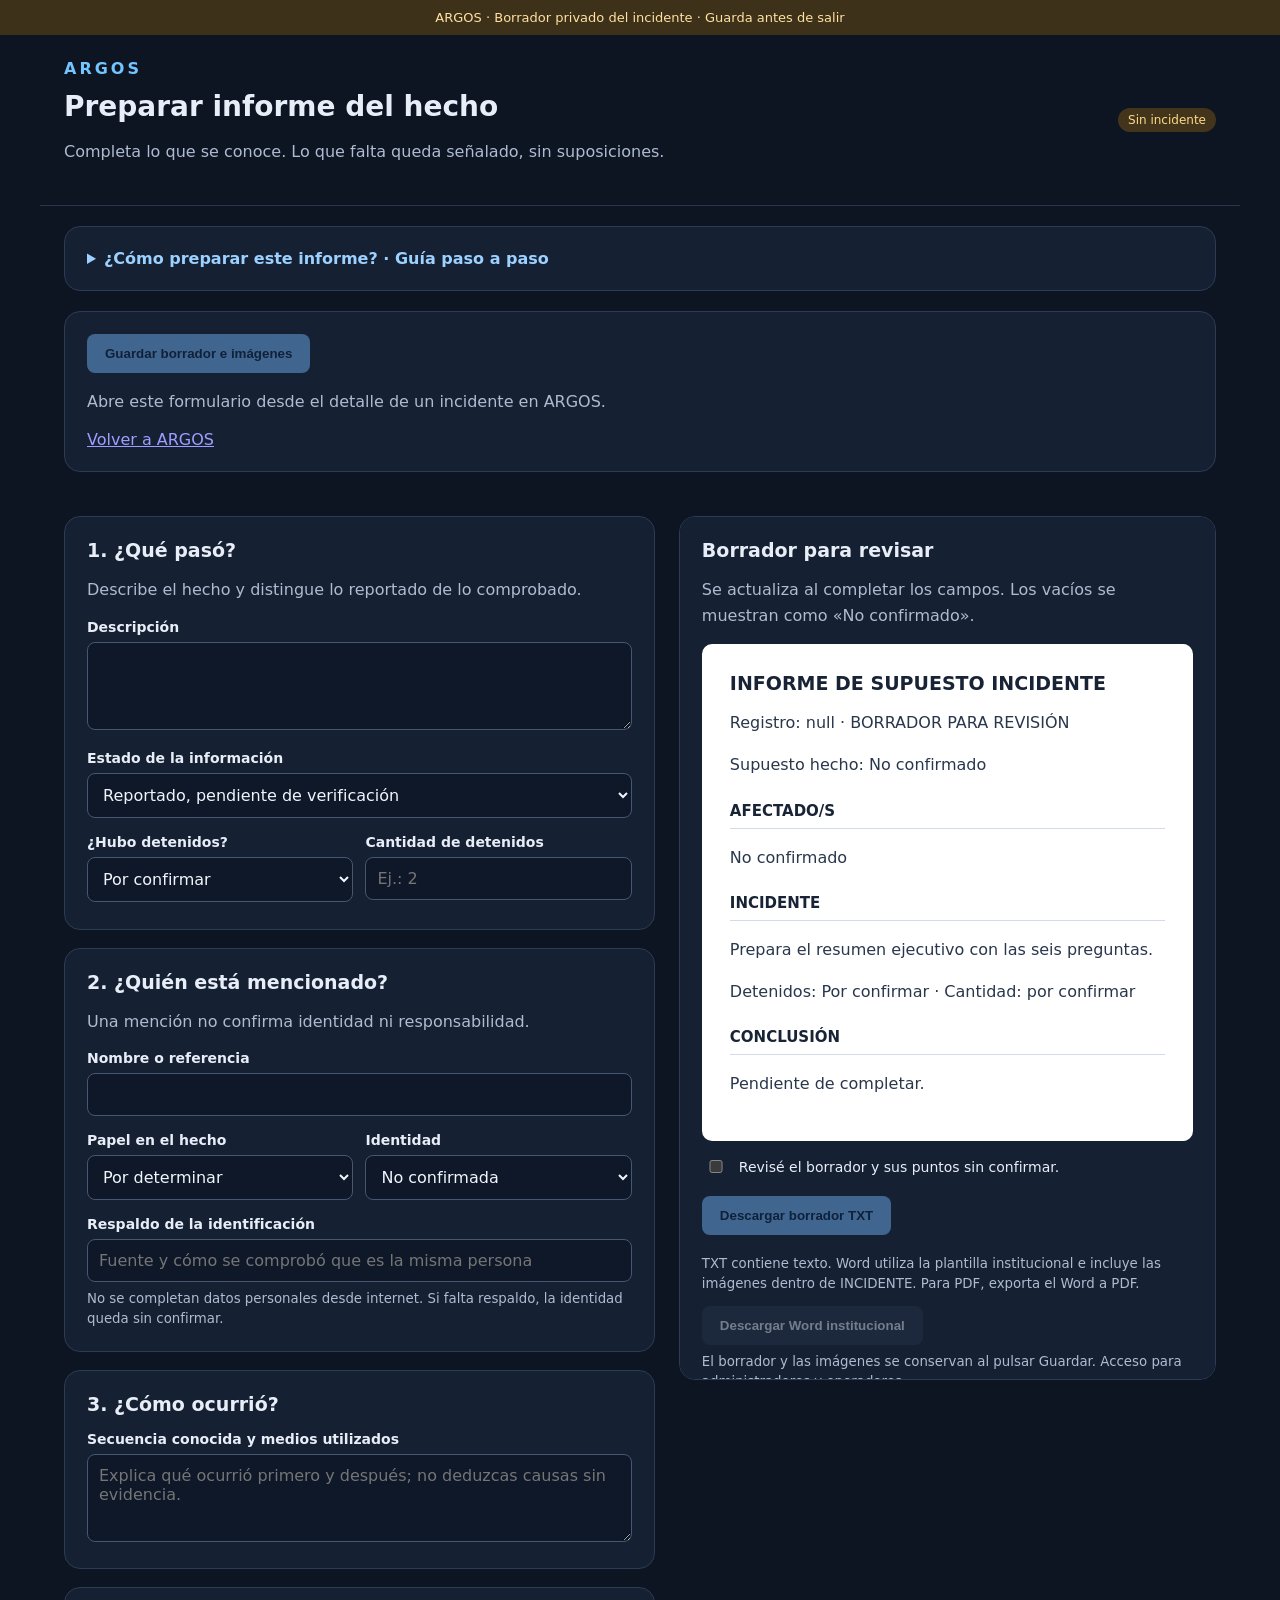
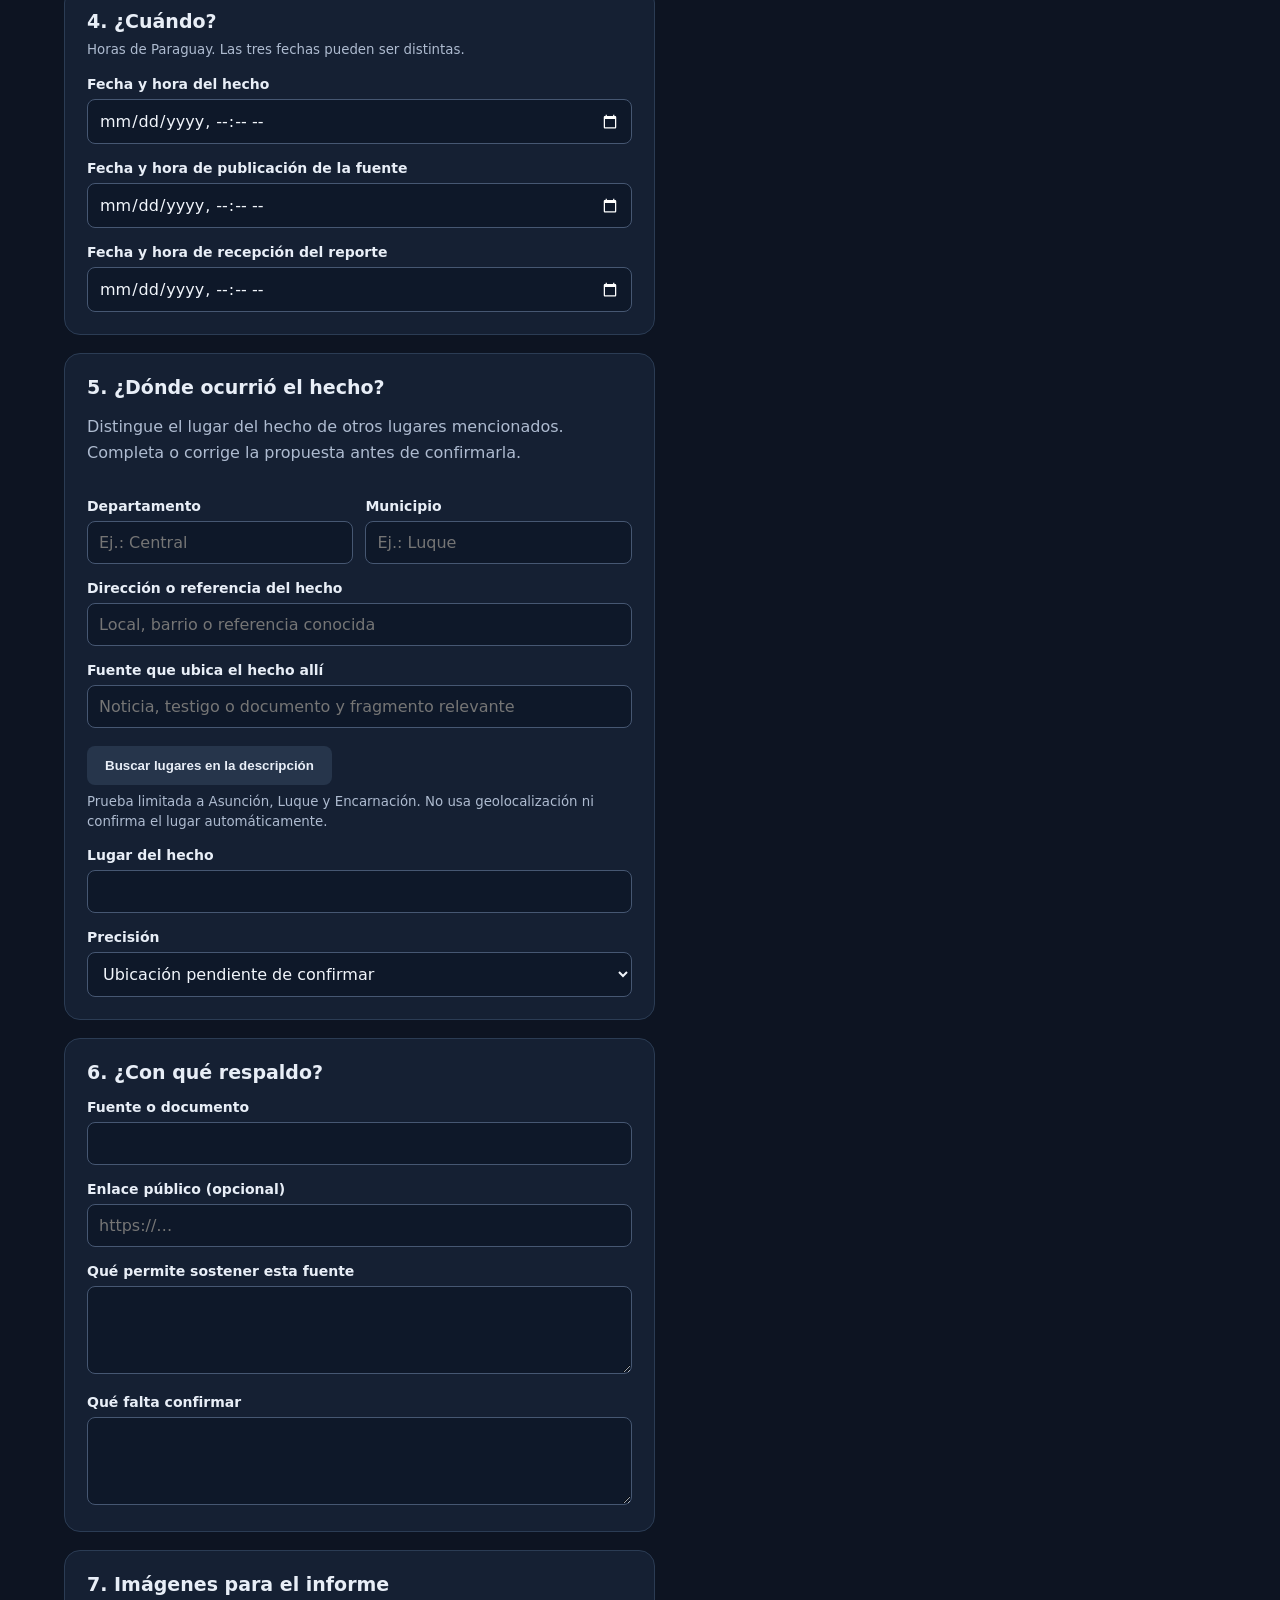
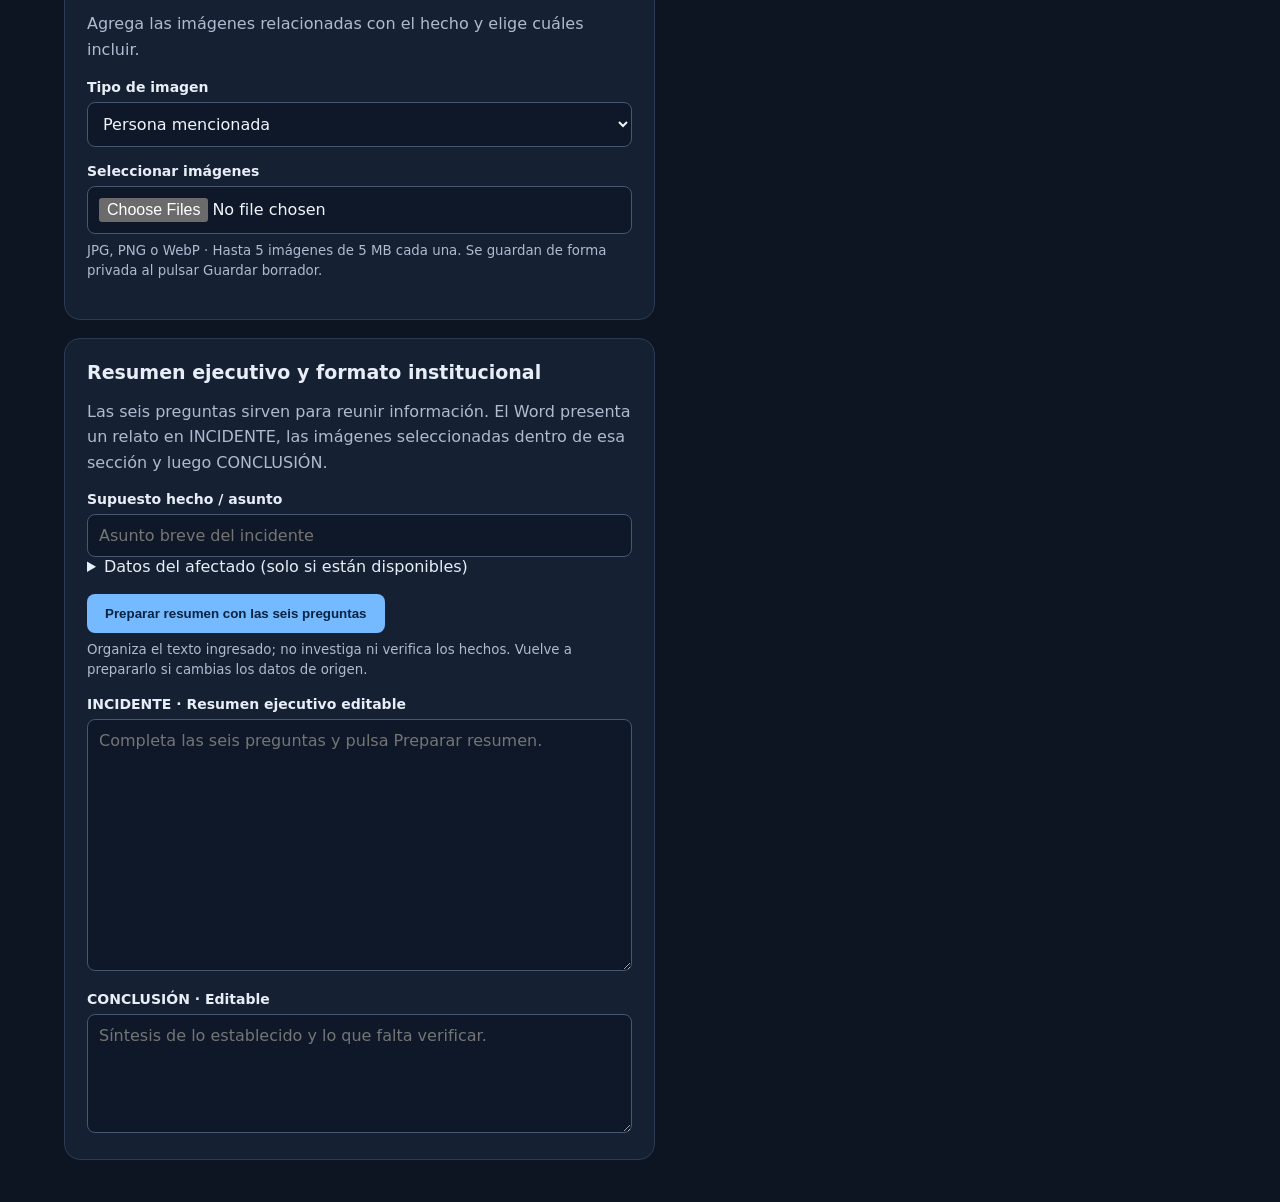
<file: reporte.html>
<!doctype html>
<html lang="es"><meta charset="utf-8"><meta name="viewport" content="width=device-width,initial-scale=1"><title>ARGOS · Preparar informe del incidente</title>
<style>
:root{font-family:system-ui,sans-serif;color:#e8eef7;background:#0d1422;color-scheme:dark}*{box-sizing:border-box}body{margin:0}.demo{background:#3d3119;color:#ffe1a1;text-align:center;padding:10px;font-size:13px}header,main{max-width:1200px;margin:auto;padding:24px}header{display:flex;justify-content:space-between;align-items:center;border-bottom:1px solid #29374c}.brand{color:#73c4ff;font-weight:800;letter-spacing:3px}h1{font-size:28px;margin:12px 0}p{color:#aebbd0;line-height:1.6}main{display:grid;grid-template-columns:1.1fr 1fr;gap:24px}.card{background:#152033;border:1px solid #2b3c54;border-radius:16px;padding:22px;margin-bottom:18px}h2{font-size:19px;margin:0 0 8px}label{display:block;margin:16px 0 7px;font-weight:600;font-size:14px}input,textarea,select{width:100%;background:#0e1829;color:#f1f5fb;border:1px solid #465772;border-radius:8px;padding:11px;font:inherit}textarea{resize:vertical;min-height:88px}input:focus,textarea:focus,select:focus{outline:2px solid #78b8ff}small{display:block;color:#aebbd0;margin-top:7px;line-height:1.5}.row{display:grid;grid-template-columns:1fr 1fr;gap:12px}.tag{display:inline-block;background:#43351b;color:#ffda87;border-radius:20px;padding:5px 10px;font-size:12px}.preview{position:sticky;top:18px;align-self:start;max-height:calc(100vh - 36px);overflow:auto}.paper{background:#fff;color:#182335;border-radius:10px;padding:28px}.paper p{color:#29374c;white-space:pre-wrap;overflow-wrap:anywhere}.paper h3{border-bottom:1px solid #d3dbe6;padding-bottom:8px;font-size:15px;margin-top:24px}.paper .muted{color:#775000}.check{display:flex;align-items:flex-start;gap:10px;font-weight:400;line-height:1.5}.check input{width:20px;flex-shrink:0;margin-top:3px}button{border:0;border-radius:8px;padding:12px 18px;background:#75b9ff;color:#092342;font-weight:700;cursor:pointer}button:disabled{opacity:.45;cursor:not-allowed}.secondary{background:#26354b;color:#e8eef7}.actions{display:flex;gap:12px;flex-wrap:wrap;margin-top:18px}#notice{color:#9ce4bc} @media(max-width:800px){main{grid-template-columns:1fr;padding:16px}.preview{position:static;max-height:none;overflow:visible}header{padding:18px}.row{grid-template-columns:1fr}}@media print{body{background:white}header,.demo,.editor,.actions,.check,#notice,.preview>h2,.preview>p{display:none}main{display:block;padding:0}.card{border:0;padding:0}.preview{position:static;max-height:none;overflow:visible}.paper{padding:0}.paper:before{content:'ARGOS — Borrador de informe';font-weight:bold;color:#775000}}
.report-guide{max-width:1152px;margin:20px auto}.report-guide summary{cursor:pointer;font-weight:700;color:#9bd0ff}.report-guide li{line-height:1.65;margin:14px 0}.report-guide ol{padding-left:24px}@media(max-width:800px){.report-guide{margin:16px}}@media print{.report-guide,.save-bar{display:none!important}}
</style>
<div class="demo">VISTA DE PRUEBA · Datos ficticios · Sin conexión a ARGOS ni OSINTPY</div>
<header><div><div class="brand">ARGOS</div><h1>Preparar informe del hecho</h1><p>Completa lo que se conoce. Lo que falta queda señalado, sin suposiciones.</p></div><span class="tag">DEMO-001</span></header>

<details class="report-guide card">
<summary>¿Cómo preparar este informe? · Guía paso a paso</summary>
<p>Para administradores y operadores. Puedes guardar un borrador incompleto y continuar después.</p>
<ol>
<li><strong>Revisa el incidente.</strong> Comprueba el código y la descripción que se cargaron. Este formulario prepara un informe; no cambia el estado ni los datos originales del incidente.</li>
<li><strong>Describe qué pasó y cómo ocurrió.</strong> Separa lo reportado de lo comprobado. Indica si hubo detenidos y, si corresponde, la cantidad. Si el dato no está confirmado, déjalo como «Por confirmar».</li>
<li><strong>Indica quién está mencionado.</strong> Escribe su nombre o referencia y su papel en el hecho. Solo marca la identidad como confirmada si puedes indicar el respaldo. Una foto o coincidencia de nombre no basta.</li>
<li><strong>Completa las fechas.</strong> Distingue la hora del hecho, la publicación de la fuente y la recepción del reporte. Usa la hora de Paraguay.</li>
<li><strong>Ubica el hecho.</strong> Completa departamento, municipio, local y referencia. «Buscar lugares en la descripción» propone únicamente Asunción, Luque y Encarnación; otros lugares se escriben manualmente. Elige el lugar donde ocurrió el hecho, no cualquier lugar mencionado, e indica la fuente que lo confirma.</li>
<li><strong>Agrega las fuentes.</strong> Incluye el documento o enlace, explica qué permite afirmar y anota lo que falta verificar.</li>
<li><strong>Adjunta las imágenes.</strong> Elige el tipo (persona o noticia) antes de seleccionar los archivos. Puedes agregar hasta cinco JPG, PNG o WebP, de hasta 5 MB cada uno, juntos o en varias tandas. Completa descripción, procedencia y fecha; marca «Incluir esta imagen en el informe» en las que deseas mostrar. Las seleccionadas necesitan descripción y fuente para exportar.</li>
<li><strong>Guarda.</strong> Pulsa «Guardar borrador e imágenes» y espera «Guardado. Puedes cerrar y continuar después». No hay guardado automático. Para retomarlo, vuelve al mismo incidente y abre «Preparar informe con imágenes».</li>
<li><strong>Revisa y descarga.</strong> Lee el borrador y marca «Revisé el borrador y sus puntos sin confirmar». Prepara y revisa el resumen ejecutivo y la conclusión, guarda y marca la casilla de revisión. «Descargar Word institucional» usa la plantilla oficial: el resumen y las imágenes van dentro de INCIDENTE, seguidos de CONCLUSIÓN. Para PDF, abre el Word y expórtalo a PDF. TXT descarga solo texto y referencias.</li>
</ol>
<p><strong>Si algo no funciona:</strong> si la descarga está deshabilitada, revisa la casilla de confirmación, los enlaces y la descripción y fuente de las imágenes seleccionadas. Si otro operador guardó una versión nueva, conserva tu texto antes de recargar para no sobrescribir su trabajo. Si venció tu sesión, conserva lo escrito y vuelve a entrar en ARGOS.</p>
<p><strong>Antes de salir:</strong> guarda otra vez si hiciste cambios. Descargar o imprimir no guarda el borrador en ARGOS.</p>
</details>

<main><section class="editor">
<div class="card"><h2>1. ¿Qué pasó?</h2><p>Describe el hecho y distingue lo reportado de lo comprobado.</p><label for="hecho">Descripción</label><textarea id="hecho">Ejemplo ficticio: una persona reportó una interrupción temporal del acceso a un local de votación de prueba.</textarea><label for="certeza">Estado de la información</label><select id="certeza"><option>Reportado, pendiente de verificación</option><option>Verificado con las fuentes indicadas</option></select><div class="row"><div><label for="huboDetenidos">¿Hubo detenidos?</label><select id="huboDetenidos"><option>Por confirmar</option><option>No</option><option>Sí</option></select></div><div><label for="cantidadDetenidos">Cantidad de detenidos</label><input id="cantidadDetenidos" type="number" min="1" max="999" step="1" inputmode="numeric" placeholder="Ej.: 2" disabled aria-describedby="detenidosError"><small id="detenidosError" role="status"></small></div></div><div id="datosDetenidosRow" hidden><label for="datosDetenidos">Datos de las personas detenidas</label><textarea id="datosDetenidos" placeholder="Una persona por línea: nombre y apellido — cédula — edad — lugar o dependencia de detención"></textarea><small>Completa solo los datos confirmados disponibles.</small></div></div>
<div class="card"><h2>2. ¿Quién está mencionado?</h2><p>Una mención no confirma identidad ni responsabilidad.</p><label for="persona">Nombre o referencia</label><input id="persona" value="Persona A (ficticia)"><div class="row"><div><label for="papel">Papel en el hecho</label><select id="papel"><option>Por determinar</option><option>Denunciante</option><option>Afectado</option><option>Testigo</option><option>Presunto involucrado</option></select></div><div><label for="identidad">Identidad</label><select id="identidad"><option>No confirmada</option><option>Confirmada con evidencia</option></select></div></div><label for="identidadFuente">Respaldo de la identificación</label><input id="identidadFuente" placeholder="Fuente y cómo se comprobó que es la misma persona"><small>No se completan datos personales desde internet. Si falta respaldo, la identidad queda sin confirmar.</small></div>
<div class="card"><h2>3. ¿Cómo ocurrió?</h2><label for="secuencia">Secuencia conocida y medios utilizados</label><textarea id="secuencia" placeholder="Explica qué ocurrió primero y después; no deduzcas causas sin evidencia."></textarea></div>
<div class="card"><h2>4. ¿Cuándo?</h2><small>Horas de Paraguay. Las tres fechas pueden ser distintas.</small><label for="fechaHecho">Fecha y hora del hecho</label><input id="fechaHecho" type="datetime-local"><label for="fechaPublicacion">Fecha y hora de publicación de la fuente</label><input id="fechaPublicacion" type="datetime-local"><label for="fechaReporte">Fecha y hora de recepción del reporte</label><input id="fechaReporte" type="datetime-local"></div>
<div class="card"><h2>5. ¿Dónde?</h2><label for="lugar">Lugar del hecho</label><input id="lugar" value="Local de votación de prueba"><label for="precision">Precisión</label><select id="precision"><option>Ubicación pendiente de confirmar</option><option>Solo municipio confirmado</option><option>Local exacto confirmado</option></select></div>
<div class="card"><h2>6. ¿Con qué respaldo?</h2><label for="fuente">Fuente o documento</label><input id="fuente" value="Reporte ficticio de demostración"><label for="enlace">Enlace público (opcional)</label><input id="enlace" type="url" placeholder="https://…"><small id="urlError" role="status"></small><label for="respaldo">Qué permite sostener esta fuente</label><textarea id="respaldo">Solo permite afirmar que se recibió un reporte; el hecho aún no está verificado.</textarea><label for="pendientes">Qué falta confirmar</label><textarea id="pendientes">Identidad, hora del hecho, ubicación exacta y corroboración independiente.</textarea></div>
</section><aside class="preview card"><h2>Borrador para revisar</h2><p>Se actualiza al completar los campos. Los vacíos se muestran como «No confirmado».</p><article class="paper" id="borrador"></article><label class="check"><input type="checkbox" id="revisado">Revisé el borrador y sus puntos sin confirmar.</label><div class="actions"><button id="descargar" disabled>Descargar borrador TXT</button><button id="imprimir" class="secondary" disabled>Imprimir / PDF</button></div><small>Archivo de demostración; no crea un informe oficial ni guarda cambios en ARGOS. Al recargar se reinicia.</small><p id="notice" role="status"></p></aside></main>
<script src="config.js"></script>
<script>
const $=id=>document.getElementById(id);let report='';
const value=id=>$(id).value.trim()||'No confirmado';
function fecha(id){const v=$(id).value;if(!v)return 'No confirmado';const [d,t]=v.split('T');return d.split('-').reverse().join('/')+' '+t+' (Paraguay)';}
function detenidosTexto(){const estado=$('huboDetenidos').value;if(estado==='Sí')return 'Sí · Cantidad: '+($('cantidadDetenidos').value||'pendiente de completar');if(estado==='No')return 'No · Cantidad: 0';return 'Por confirmar · Cantidad: por confirmar';}
function validarDetenidosInforme(){const si=$('huboDetenidos').value==='Sí',cantidad=$('cantidadDetenidos').value.trim(),valida=!si||/^[1-9][0-9]{0,2}$/.test(cantidad);$('cantidadDetenidos').disabled=!si;$('datosDetenidosRow').hidden=!si;$('cantidadDetenidos').setAttribute('aria-invalid',String(!valida));$('detenidosError').textContent=valida?'':'Indica una cantidad entre 1 y 999.';return valida;}
function refresh(){
 const url=$('enlace').value.trim();let valid=true;if(url){try{valid=['http:','https:'].includes(new URL(url).protocol)}catch{valid=false}}
 $('urlError').textContent=valid?'':'Usa un enlace http:// o https:// válido.'; $('enlace').setAttribute('aria-invalid',String(!valid));
 const identity=$('identidad').value==='Confirmada con evidencia'&&!$('identidadFuente').value.trim()?'No confirmada — falta el respaldo':$('identidad').value;
 const parts=[['¿Qué pasó?',value('hecho')+'\nEstado: '+value('certeza')+'\nDetenidos: '+detenidosTexto()],['¿Quién?',value('persona')+'\nPapel: '+value('papel')+'\nIdentidad: '+identity+'\nRespaldo: '+value('identidadFuente')],['¿Cómo?',value('secuencia')],['¿Cuándo?','Hecho: '+fecha('fechaHecho')+'\nPublicación: '+fecha('fechaPublicacion')+'\nReporte recibido: '+fecha('fechaReporte')],['¿Dónde?',value('lugar')+'\n'+value('precision')],['¿Con qué respaldo?',value('fuente')+'\nEnlace: '+(valid?value('enlace'):'No confirmado — enlace inválido')+'\nAlcance: '+value('respaldo')],['Pendiente de confirmar',value('pendientes')]];
 $('borrador').replaceChildren();const title=document.createElement('h2');title.textContent='Informe del hecho · DEMO-001';$('borrador').append(title);const mark=document.createElement('p');mark.textContent='DEMOSTRACIÓN — DATOS FICTICIOS';mark.className='muted';$('borrador').append(mark);
 for(const [heading,text] of parts){const h=document.createElement('h3'),p=document.createElement('p');h.textContent=heading;p.textContent=text;$('borrador').append(h,p)}
 report='ARGOS · BORRADOR DE DEMOSTRACIÓN — DATOS FICTICIOS\n\n'+parts.map(([h,t])=>h+'\n'+t).join('\n\n');
 $('descargar').disabled=$('imprimir').disabled=!$('revisado').checked||!valid||!validarDetenidosInforme();
}
document.querySelector('.editor').addEventListener('input',()=>{$('revisado').checked=false;$('notice').textContent='';refresh()});$('revisado').addEventListener('change',refresh);
$('descargar').onclick=()=>{const url=URL.createObjectURL(new Blob([report],{type:'text/plain;charset=utf-8'}));const a=document.createElement('a');a.href=url;a.download='ARGOS_DEMO_borrador.txt';a.click();setTimeout(()=>URL.revokeObjectURL(url),1000);$('notice').textContent='Borrador ficticio descargado.'};$('imprimir').onclick=()=>window.print();refresh();
</script><script src="reporte-adjuntos.js"></script><script src="reporte-guardado.js"></script><script src="reporte-ejecutivo.js"></script></html>
</file>
